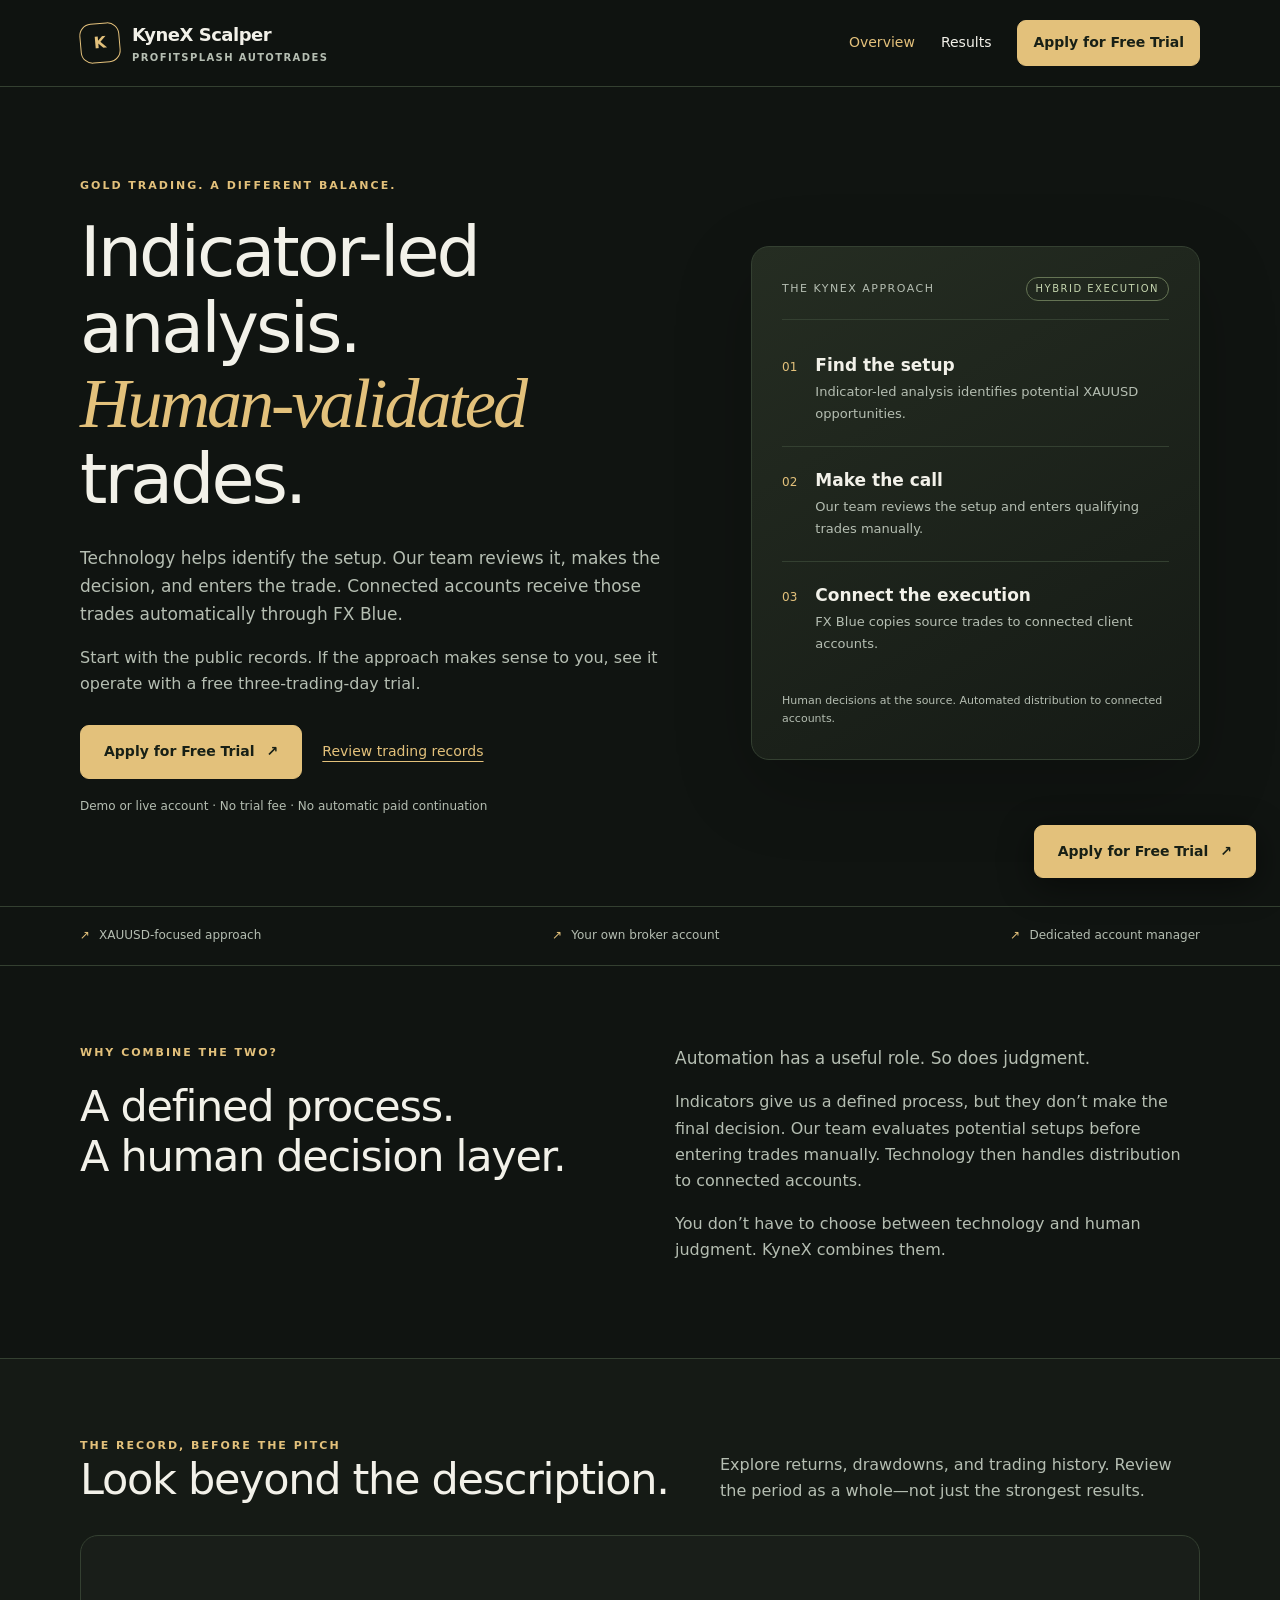
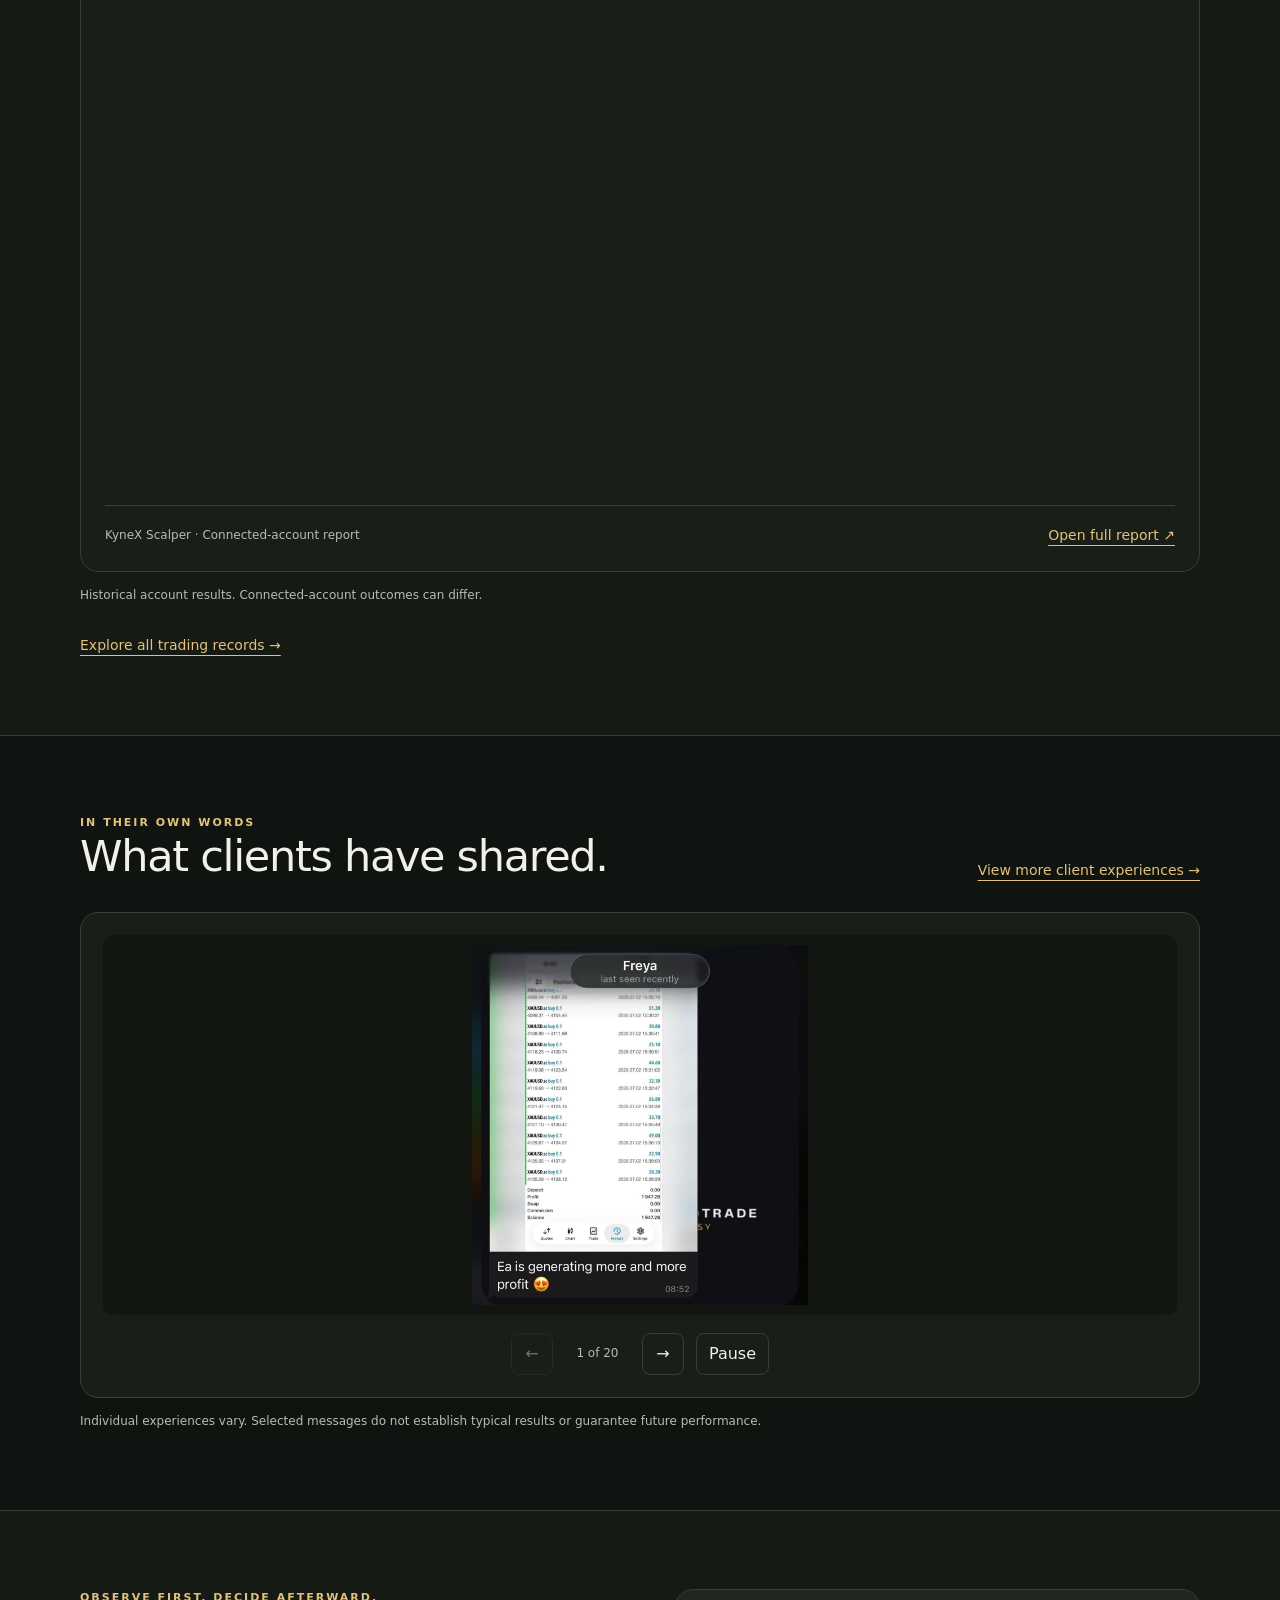
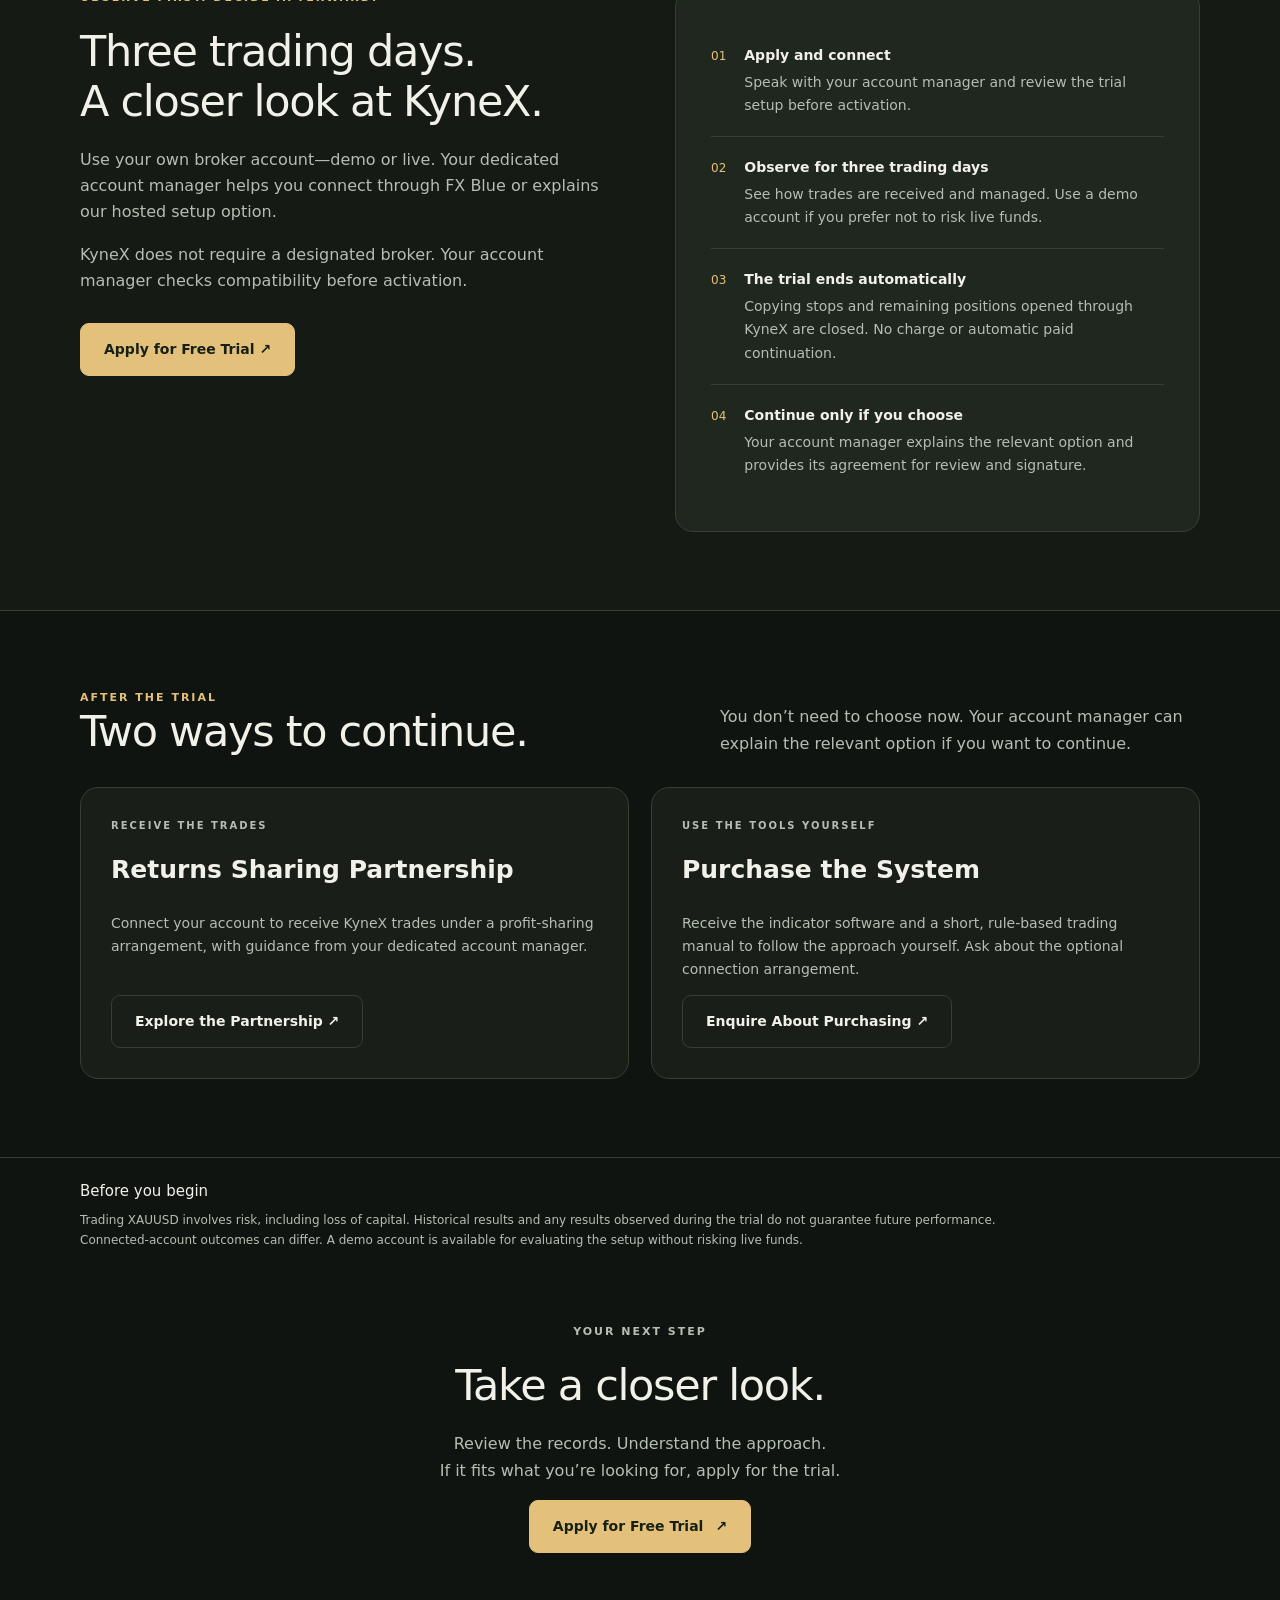
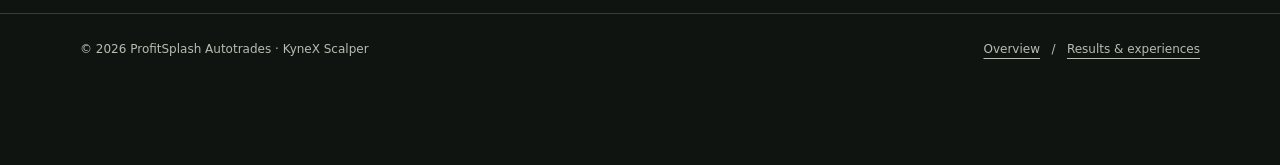
<file: kynex-github-pages/index.html>
<!doctype html>
<html lang="en">
<head>
  <meta charset="utf-8">
  <meta name="viewport" content="width=device-width, initial-scale=1">
  <meta name="theme-color" content="#101411">

  <title>KyneX Scalper | ProfitSplash Autotrades</title>

  <meta
    name="description"
    content="Indicator-led XAUUSD analysis, human-validated trades, and automated copying. Explore the records and apply for a free three-trading-day trial."
  >

  <link rel="stylesheet" href="assets/styles.css">
</head>

<body>
  <a class="skip" href="#main">Skip to content</a>

  <!-- HEADER -->
  <header class="header">
    <div class="wrap nav">
      <a
        class="brand"
        href="index.html"
        aria-label="KyneX Scalper home"
      >
        <span class="mark" aria-hidden="true">K</span>

        <span class="brand-name">
          KyneX Scalper
          <small>ProfitSplash Autotrades</small>
        </span>
      </a>

      <nav class="navlinks" aria-label="Main navigation">
        <a
          class="nav-home"
          href="index.html"
          aria-current="page"
        >
          Overview
        </a>

        <a href="results.html">Results</a>

        <a
          class="btn small"
          data-contact="trial"
          href="https://t.me/davlukee"
        >
          Apply for Free Trial
        </a>
      </nav>
    </div>
  </header>

  <main id="main">

    <!-- HERO -->
    <section class="hero">
      <div class="wrap hero-grid">
        <div>
          <p class="eyebrow">
            Gold trading. A different balance.
          </p>

          <h1>
            Indicator-led analysis.<br>
            <em>Human-validated</em> trades.
          </h1>

          <p class="lead">
            Technology helps identify the setup. Our team reviews it,
            makes the decision, and enters the trade. Connected accounts
            receive those trades automatically through FX Blue.
          </p>

          <p class="muted">
            Start with the public records. If the approach makes sense
            to you, see it operate with a free three-trading-day trial.
          </p>

          <div class="actions">
            <a
              class="btn"
              data-contact="trial"
              href="https://t.me/davlukee"
            >
              Apply for Free Trial
              <span aria-hidden="true">↗</span>
            </a>

            <a class="textlink" href="results.html">
              Review trading records
            </a>
          </div>

          <p class="micro">
            Demo or live account · No trial fee · No automatic paid continuation
          </p>
        </div>

        <aside
          class="process-card"
          aria-label="How the trading process works"
        >
          <div class="card-top">
            <span>The KyneX approach</span>
            <span class="pill">Hybrid execution</span>
          </div>

          <div class="process-row">
            <span class="stepnum">01</span>

            <div>
              <h3>Find the setup</h3>

              <p>
                Indicator-led analysis identifies potential
                XAUUSD opportunities.
              </p>
            </div>
          </div>

          <div class="process-row">
            <span class="stepnum">02</span>

            <div>
              <h3>Make the call</h3>

              <p>
                Our team reviews the setup and enters
                qualifying trades manually.
              </p>
            </div>
          </div>

          <div class="process-row">
            <span class="stepnum">03</span>

            <div>
              <h3>Connect the execution</h3>

              <p>
                FX Blue copies source trades to connected
                client accounts.
              </p>
            </div>
          </div>

          <p class="card-note">
            Human decisions at the source. Automated distribution
            to connected accounts.
          </p>
        </aside>
      </div>
    </section>

    <!-- FEATURE BAND -->
    <div class="band">
      <div class="wrap">
        <span>XAUUSD-focused approach</span>
        <span>Your own broker account</span>
        <span>Dedicated account manager</span>
      </div>
    </div>

    <!-- HYBRID APPROACH -->
    <section class="section">
      <div class="wrap split">
        <div>
          <p class="eyebrow">Why combine the two?</p>

          <h2>
            A defined process.<br>
            A human decision layer.
          </h2>
        </div>

        <div>
          <p class="lead">
            Automation has a useful role. So does judgment.
          </p>

          <p class="muted">
            Indicators give us a defined process, but they don’t make
            the final decision. Our team evaluates potential setups
            before entering trades manually. Technology then handles
            distribution to connected accounts.
          </p>

          <p class="muted">
            You don’t have to choose between technology and human
            judgment. KyneX combines them.
          </p>
        </div>
      </div>
    </section>

    <!-- PERFORMANCE AND SHOWMYTRADES WIDGET -->
    <section class="section alt" id="performance">
      <div class="wrap">
        <div class="section-head">
          <div>
            <p class="eyebrow">The record, before the pitch</p>
            <h2>Look beyond the description.</h2>
          </div>

          <p class="muted">
            Explore returns, drawdowns, and trading history.
            Review the period as a whole—not just the strongest results.
          </p>
        </div>

        <div class="widget-frame">

          <!-- SHOWMYTRADES HOME WIDGET -->
          <div class="widget-slot" id="home-account-widget">
            <iframe 
  id="smt-stats-ojutz1g8z" 
  src="https://showmytrades.com/widget/kynex-scalper-4?type=equity&theme=auto" 
  width="1000" 
  height="537" 
  loading="lazy" 
  frameborder="0" 
  style="border-radius: 8px; width: 1000px;">
</iframe>
<script>
(function() {
  var iframe = document.getElementById('smt-stats-ojutz1g8z');
  window.addEventListener('message', function(e) {
    if (e.data?.type === 'widget-resize' && e.source === iframe.contentWindow) {
      iframe.height = e.data.height;
    }
  });
})();
</script>
          </div>

          <div class="widget-bottom">
            <span>
              KyneX Scalper · Connected-account report
            </span>

            <a
              class="textlink"
              href="https://showmytrades.com/account/kynex-scalper"
              target="_blank"
              rel="noopener noreferrer"
            >
              Open full report ↗
            </a>
          </div>
        </div>

        <p class="fine">
          Historical account results. Connected-account outcomes can differ.
        </p>

        <div class="actions">
          <a class="textlink" href="results.html">
            Explore all trading records →
          </a>
        </div>
      </div>
    </section>

    <!-- CLIENT EXPERIENCES -->
    <section class="section" id="experiences">
      <div class="wrap">
        <div class="section-head">
          <div>
            <p class="eyebrow">In their own words</p>
            <h2>What clients have shared.</h2>
          </div>

          <a
            class="textlink"
            href="results.html#client-experiences"
          >
            View more client experiences →
          </a>
        </div>

        <div
          class="carousel"
          id="testimonial-carousel"
          role="region"
          aria-roledescription="carousel"
          aria-label="Client experiences"
        >
          <div class="carousel-stage" id="carousel-stage">
            <div class="empty-state">
              <p>
                Client experience screenshots will appear here.
              </p>

              <p>
                In the meantime, you can explore the public account reports.
              </p>

              <a class="textlink" href="results.html">
                Review the records
              </a>
            </div>
          </div>

          <div
            class="carousel-controls"
            id="carousel-controls"
            hidden
          >
            <button
              class="iconbtn"
              id="previous-slide"
              type="button"
              aria-label="Previous screenshot"
            >
              ←
            </button>

            <span
              class="counter"
              id="slide-counter"
              aria-live="polite"
            ></span>

            <button
              class="iconbtn"
              id="next-slide"
              type="button"
              aria-label="Next screenshot"
            >
              →
            </button>

            <button
              class="iconbtn"
              id="toggle-rotation"
              type="button"
            >
              Pause
            </button>
          </div>

          <div
            class="carousel-end"
            id="carousel-end"
            hidden
          >
            <a
              class="textlink"
              href="results.html#client-experiences"
            >
              View more client experiences →
            </a>
          </div>
        </div>

        <p class="fine">
          Individual experiences vary. Selected messages do not establish
          typical results or guarantee future performance.
        </p>
      </div>
    </section>

    <!-- FREE TRIAL -->
    <section class="section alt" id="trial">
      <div class="wrap split">
        <div>
          <p class="eyebrow">
            Observe first. Decide afterward.
          </p>

          <h2>
            Three trading days.<br>
            A closer look at KyneX.
          </h2>

          <p class="muted">
            Use your own broker account—demo or live. Your dedicated
            account manager helps you connect through FX Blue or
            explains our hosted setup option.
          </p>

          <p class="muted">
            KyneX does not require a designated broker. Your account
            manager checks compatibility before activation.
          </p>

          <div class="actions">
            <a
              class="btn"
              data-contact="trial"
              href="https://t.me/davlukee"
            >
              Apply for Free Trial ↗
            </a>
          </div>
        </div>

        <div class="trial-box">
          <ol class="trial-list">
            <li>
              <div>
                <strong>Apply and connect</strong>

                Speak with your account manager and review the trial
                setup before activation.
              </div>
            </li>

            <li>
              <div>
                <strong>Observe for three trading days</strong>

                See how trades are received and managed. Use a demo
                account if you prefer not to risk live funds.
              </div>
            </li>

            <li>
              <div>
                <strong>The trial ends automatically</strong>

                Copying stops and remaining positions opened through
                KyneX are closed. No charge or automatic paid continuation.
              </div>
            </li>

            <li>
              <div>
                <strong>Continue only if you choose</strong>

                Your account manager explains the relevant option
                and provides its agreement for review and signature.
              </div>
            </li>
          </ol>
        </div>
      </div>
    </section>

    <!-- CONTINUATION OPTIONS -->
    <section class="section" id="options">
      <div class="wrap">
        <div class="section-head">
          <div>
            <p class="eyebrow">After the trial</p>
            <h2>Two ways to continue.</h2>
          </div>

          <p class="muted">
            You don’t need to choose now. Your account manager can
            explain the relevant option if you want to continue.
          </p>
        </div>

        <div class="plans">
          <article class="plan">
            <p class="eyebrow">Receive the trades</p>

            <h3>Returns Sharing Partnership</h3>

            <p>
              Connect your account to receive KyneX trades under a
              profit-sharing arrangement, with guidance from your
              dedicated account manager.
            </p>

            <a
              class="btn outline"
              data-contact="partnership"
              href="https://t.me/davlukee"
            >
              Explore the Partnership ↗
            </a>
          </article>

          <article class="plan">
            <p class="eyebrow">Use the tools yourself</p>

            <h3>Purchase the System</h3>

            <p>
              Receive the indicator software and a short, rule-based
              trading manual to follow the approach yourself. Ask
              about the optional connection arrangement.
            </p>

            <a
              class="btn outline"
              data-contact="purchase"
              href="https://t.me/davlukee"
            >
              Enquire About Purchasing ↗
            </a>
          </article>
        </div>
      </div>
    </section>
  </main>

  <!-- RISK INFORMATION -->
  <section class="risk">
    <div class="wrap">
      <h2>Before you begin</h2>

      <p>
        Trading XAUUSD involves risk, including loss of capital.
        Historical results and any results observed during the trial
        do not guarantee future performance. Connected-account outcomes
        can differ. A demo account is available for evaluating the
        setup without risking live funds.
      </p>
    </div>
  </section>

  <!-- FINAL CTA -->
  <section class="closing">
    <div class="wrap">
      <p class="eyebrow">Your next step</p>

      <h2>Take a closer look.</h2>

      <p>
        Review the records. Understand the approach.<br>
        If it fits what you’re looking for, apply for the trial.
      </p>

      <a
        class="btn"
        data-contact="trial"
        href="https://t.me/davlukee"
      >
        Apply for Free Trial
        <span aria-hidden="true">↗</span>
      </a>
    </div>
  </section>

  <!-- FOOTER -->
  <footer>
    <div class="wrap">
      <span>
        © <span data-year></span>
        ProfitSplash Autotrades · KyneX Scalper
      </span>

      <span>
        <a href="index.html">Overview</a>
        &nbsp; / &nbsp;
        <a href="results.html">Results &amp; experiences</a>
      </span>
    </div>
  </footer>

  <!-- FLOATING TRIAL BUTTON -->
  <a
    class="btn floating"
    data-contact="trial"
    href="https://t.me/davlukee"
  >
    Apply for Free Trial
    <span aria-hidden="true">↗</span>
  </a>

  <!-- TESTIMONIAL IMAGE VIEWER -->
  <dialog
    class="dialog"
    id="image-dialog"
    aria-labelledby="image-title"
  >
    <div class="dialog-head">
      <p id="image-title">Client experience</p>

      <button
        class="iconbtn"
        id="dialog-close"
        type="button"
        aria-label="Close enlarged screenshot"
      >
        Close ×
      </button>
    </div>

    <img id="dialog-image" alt="">
  </dialog>

  <!-- SHOWMYTRADES AUTOMATIC HEIGHT ADJUSTMENT -->
  <script>
    (function () {
      var iframe = document.getElementById('smt-stats-qxel0zdiq');

      if (!iframe) {
        return;
      }

      window.addEventListener('message', function (event) {
        if (
          event.origin !== 'https://showmytrades.com' ||
          event.source !== iframe.contentWindow
        ) {
          return;
        }

        var data = event.data;

        if (
          !data ||
          typeof data !== 'object' ||
          data.type !== 'widget-resize'
        ) {
          return;
        }

        var height = Number(data.height);

        if (!Number.isFinite(height) || height <= 0) {
          return;
        }

        iframe.height = String(Math.ceil(height));
      });
    })();
  </script>

  <!-- SITE CONFIGURATION AND INTERACTIONS -->
  <script src="assets/config.js"></script>
  <script src="assets/main.js"></script>
</body>
</html>
</file>
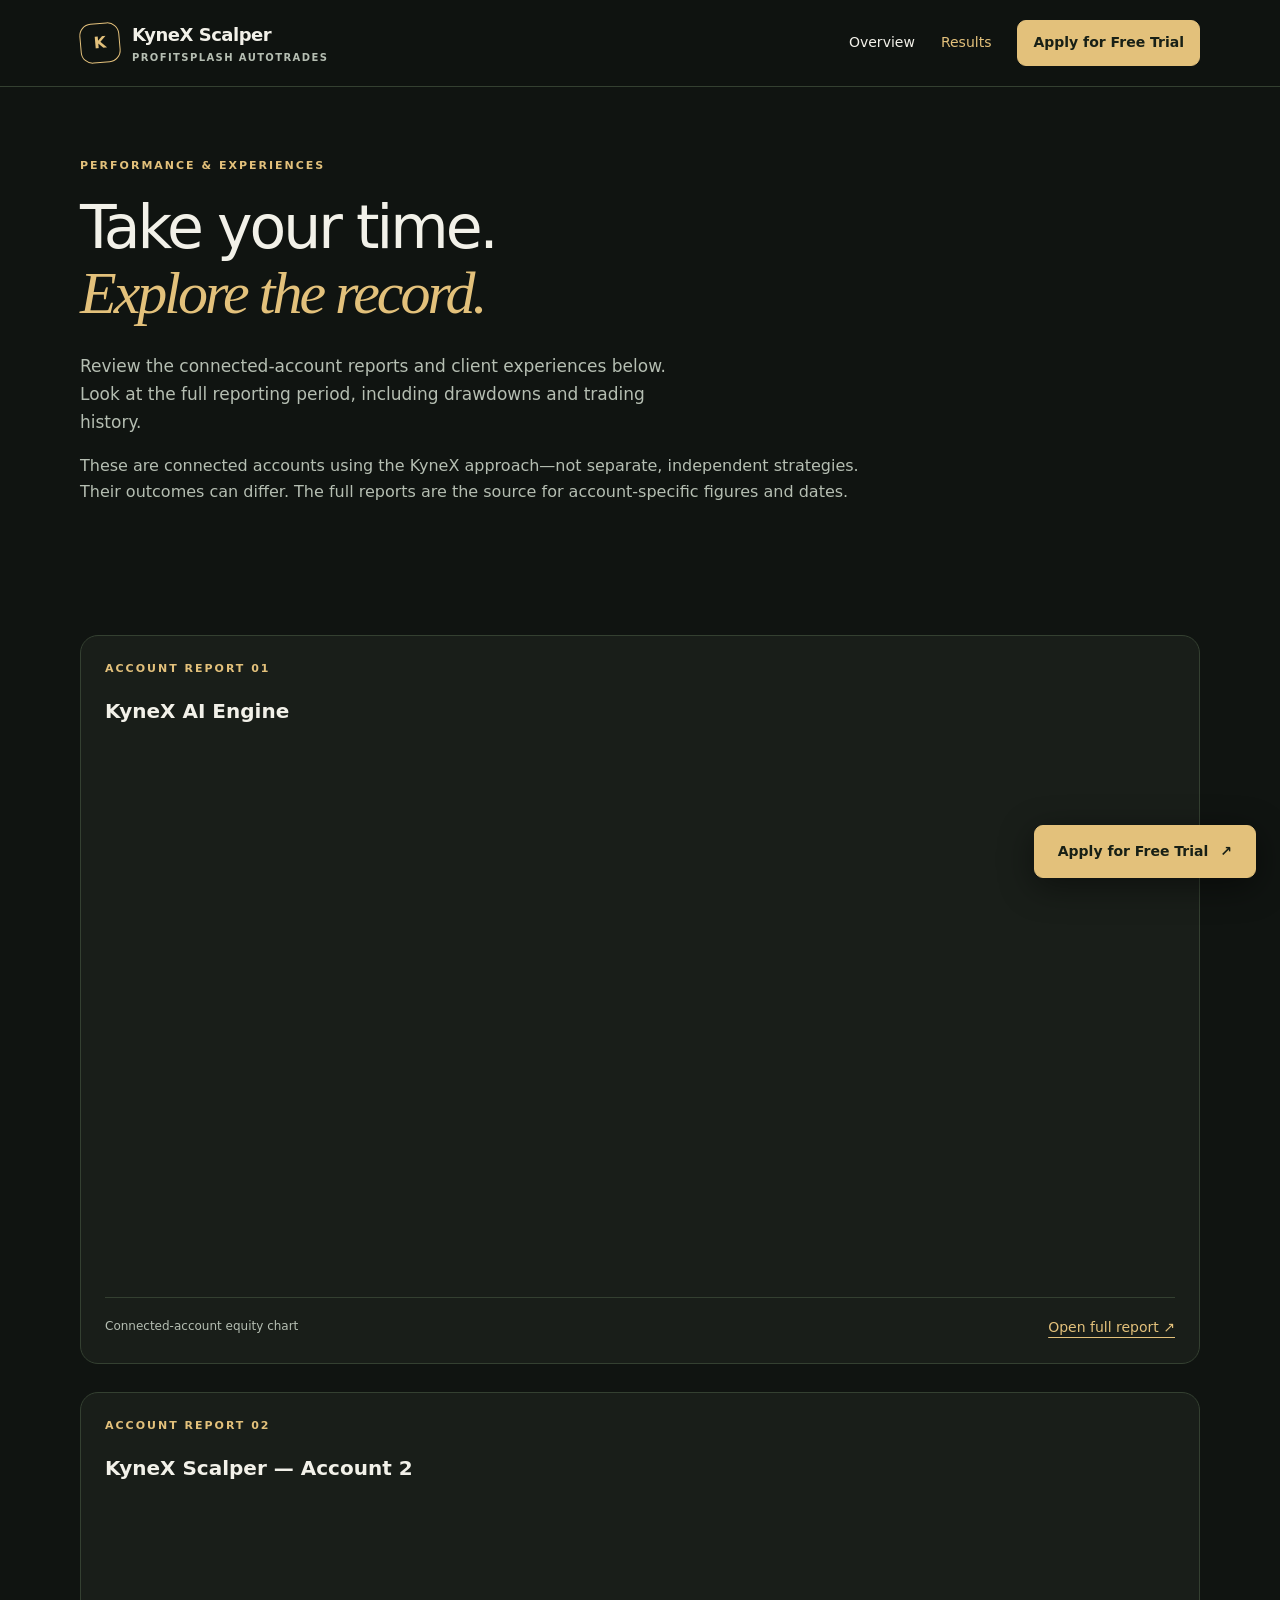
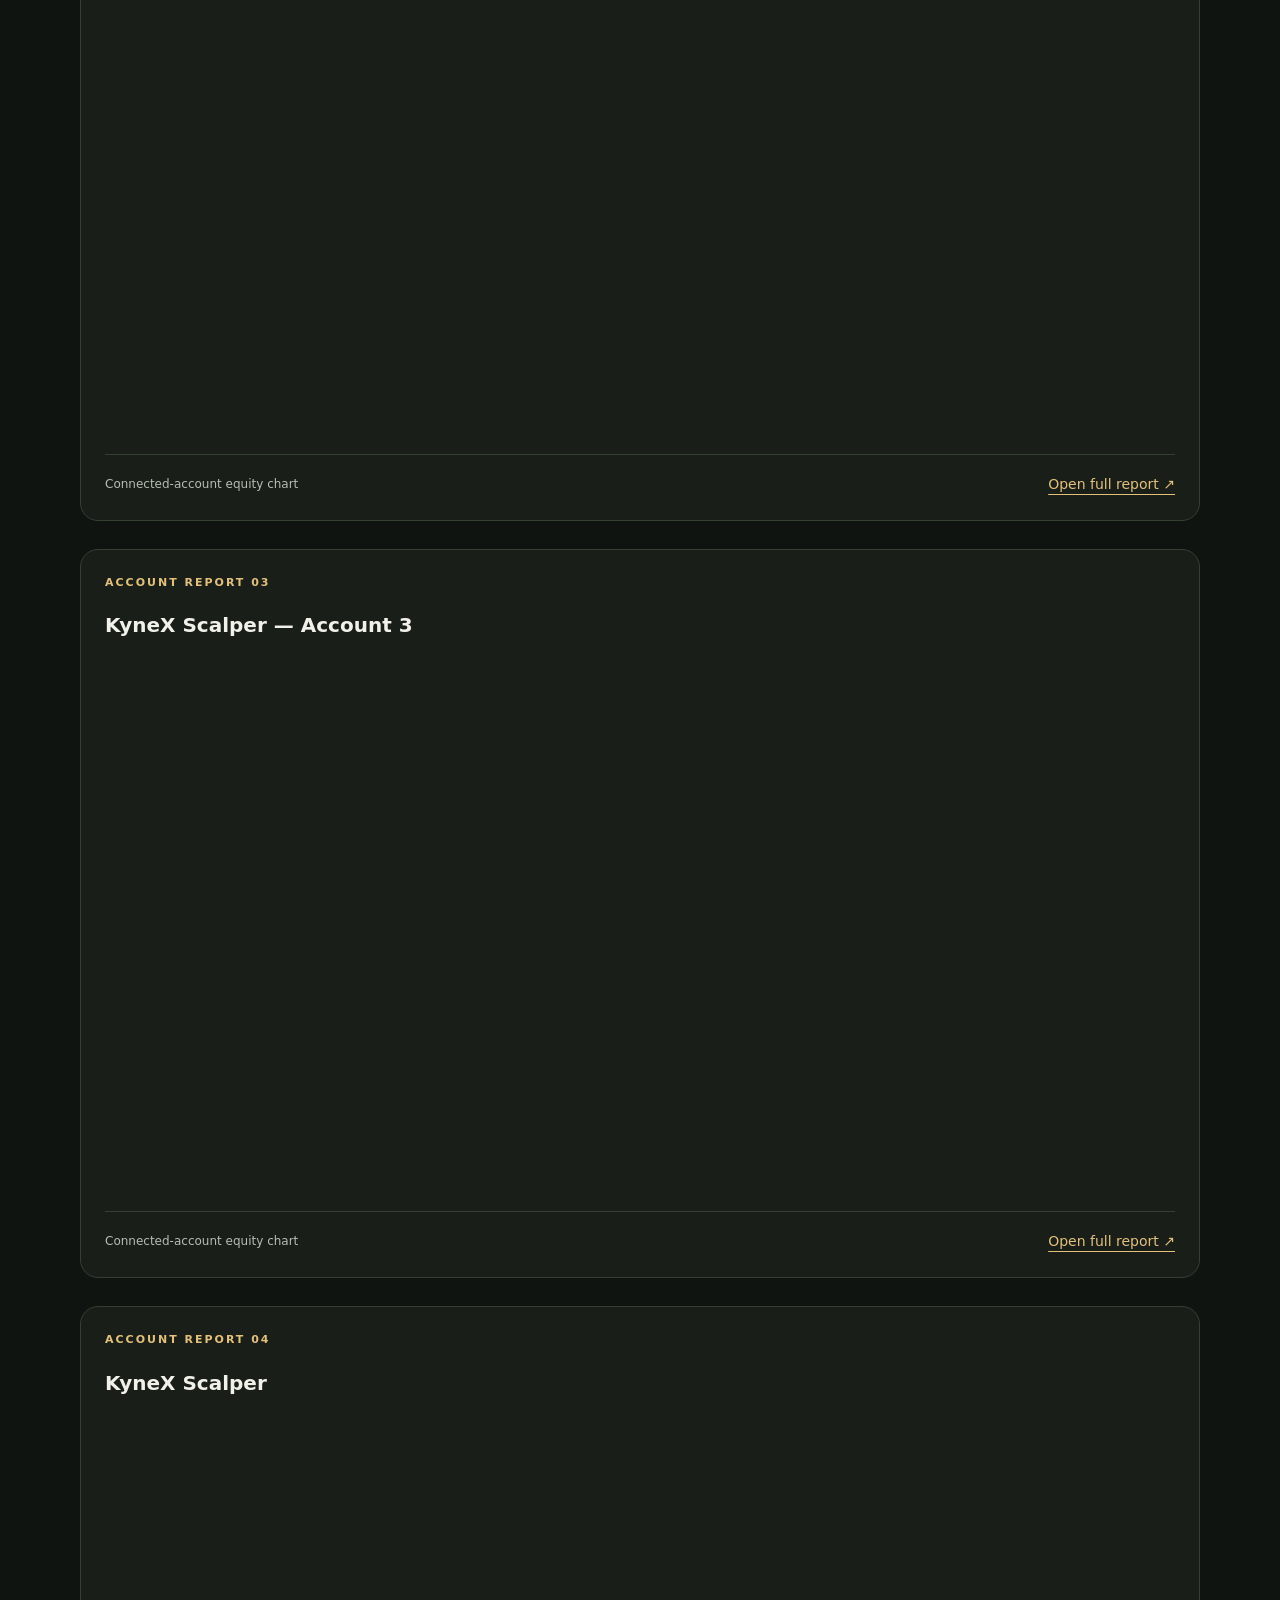
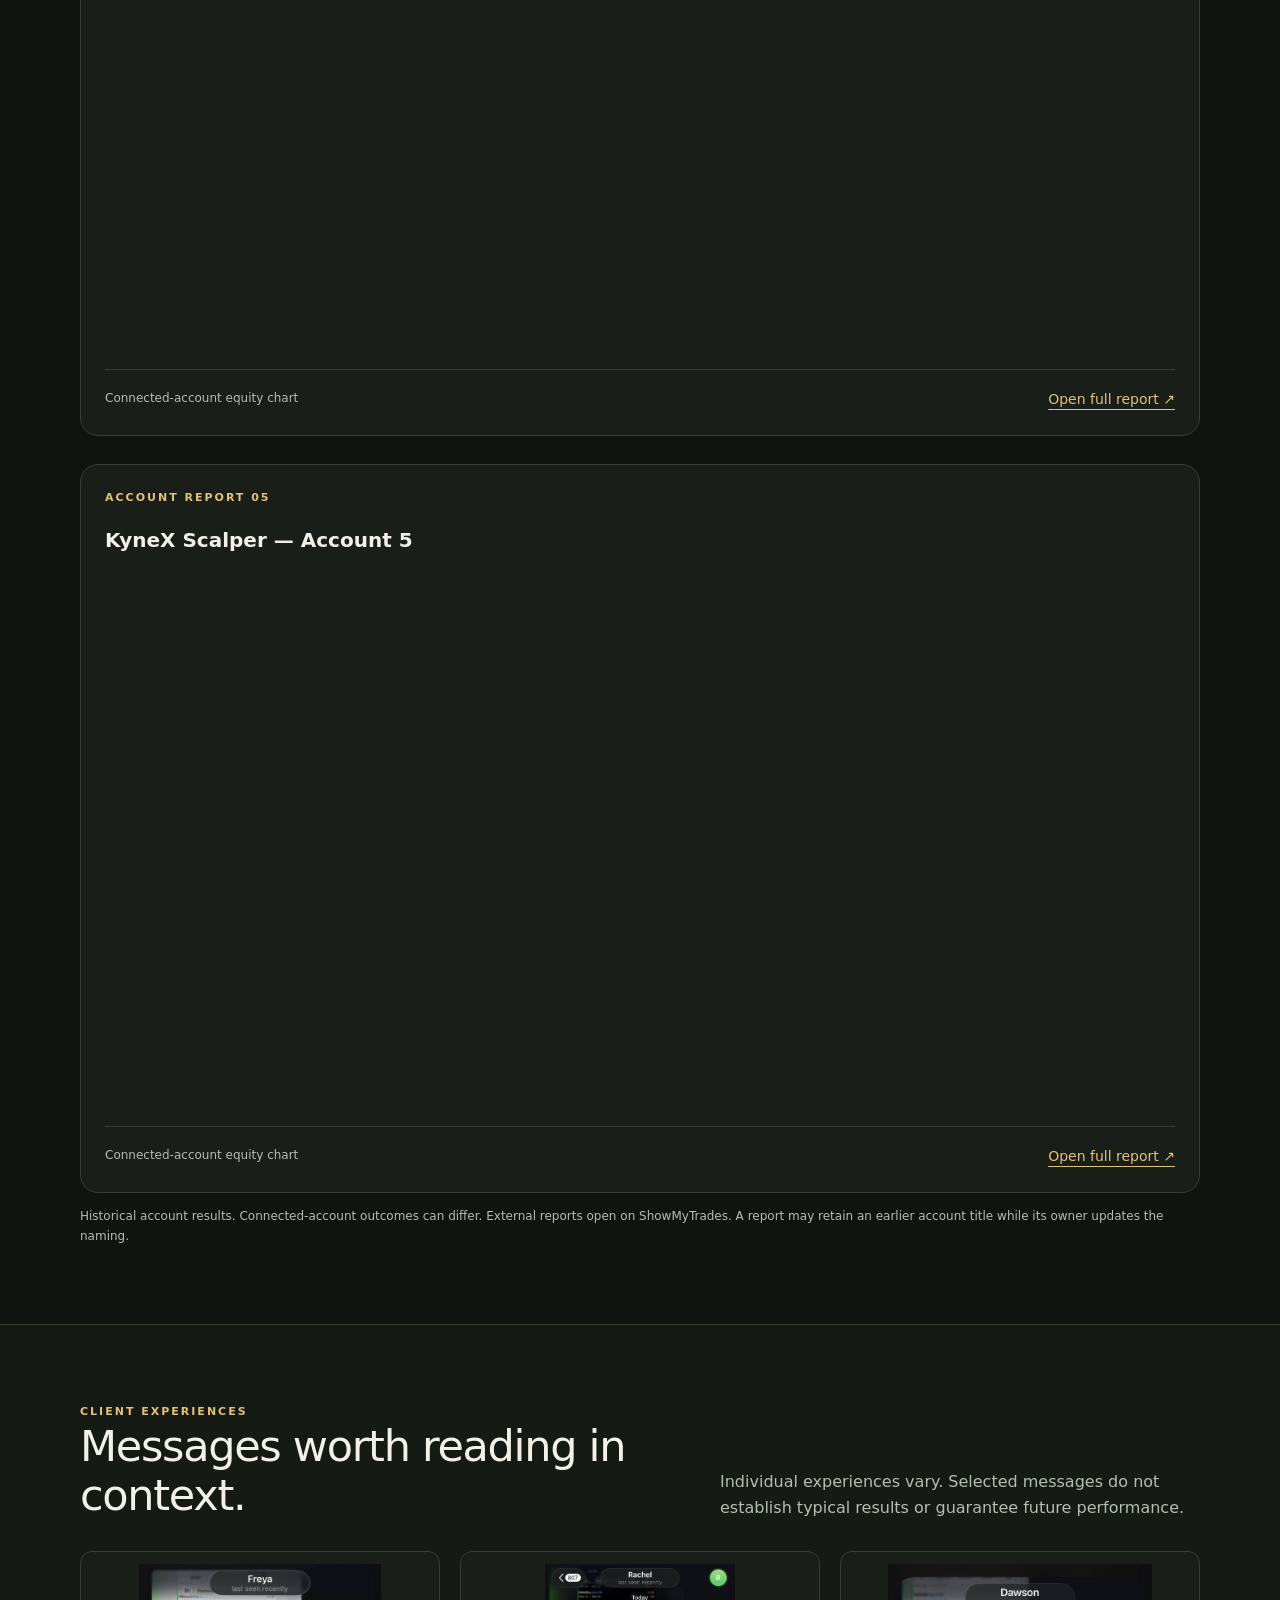
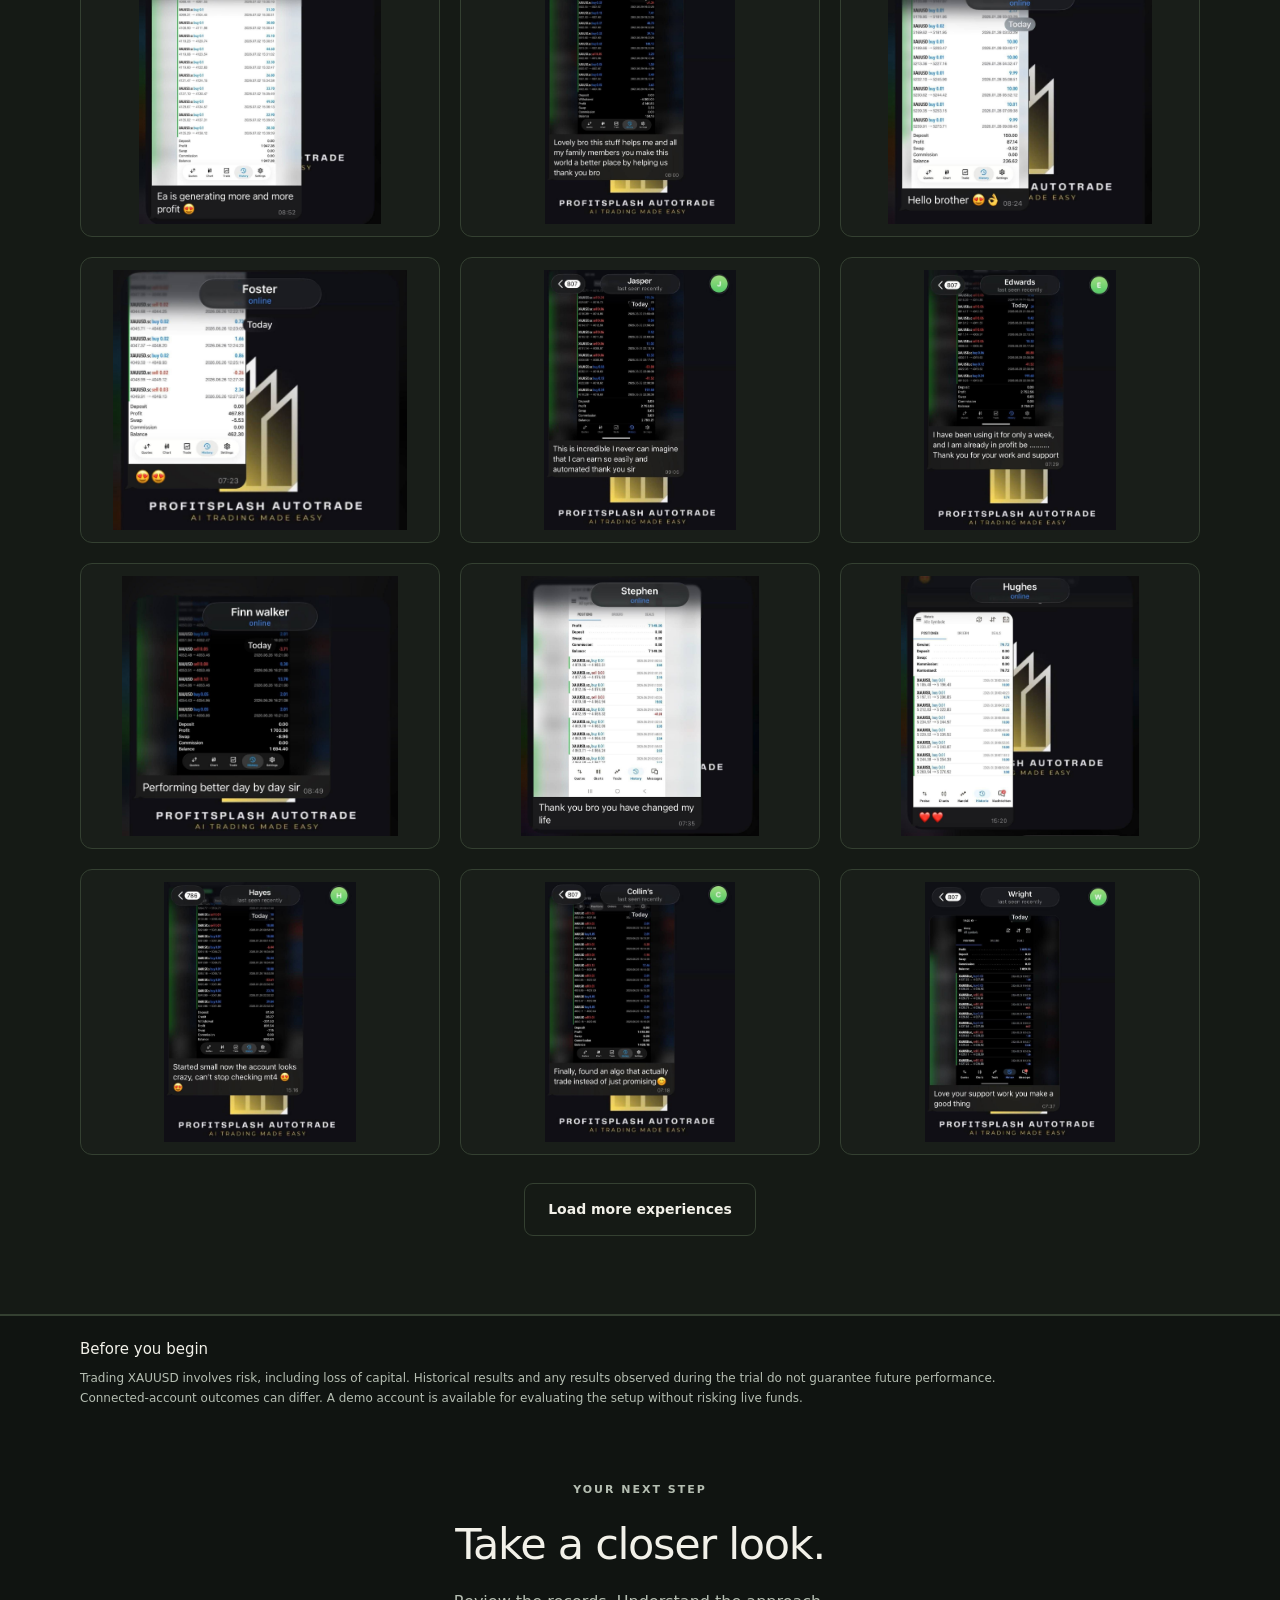
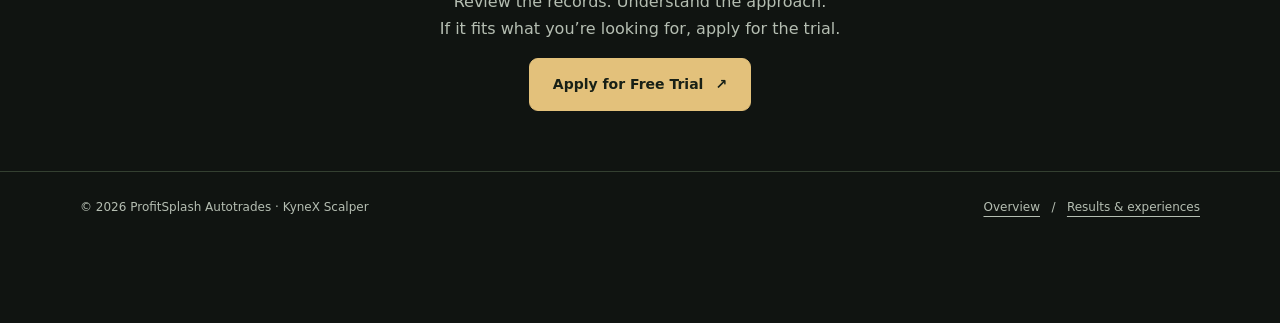
<file: kynex-github-pages/results.html>
<!doctype html>
<html lang="en">
<head>
  <meta charset="utf-8">
  <meta name="viewport" content="width=device-width, initial-scale=1">
  <meta name="theme-color" content="#101411">

  <title>Results &amp; Experiences | KyneX Scalper</title>

  <meta
    name="description"
    content="Explore KyneX Scalper connected-account reports and client experiences before applying for a free trial."
  >

  <link rel="stylesheet" href="assets/styles.css">

  <!-- Page-specific layout for the account widgets -->
  <style>
    .reports {
      grid-template-columns: minmax(0, 1fr);
      gap: 28px;
    }

    .reports .report,
    .reports .widget-slot {
      min-width: 0;
    }

    .reports .widget-slot {
      margin-bottom: 20px;
    }

    .reports .widget-slot iframe {
      display: block;
      width: 100%;
      max-width: 100%;
      border: 0;
      border-radius: 8px;
    }
  </style>
</head>

<body>
  <a class="skip" href="#main">Skip to content</a>

  <!-- HEADER -->
  <header class="header">
    <div class="wrap nav">
      <a
        class="brand"
        href="index.html"
        aria-label="KyneX Scalper home"
      >
        <span class="mark" aria-hidden="true">K</span>

        <span class="brand-name">
          KyneX Scalper
          <small>ProfitSplash Autotrades</small>
        </span>
      </a>

      <nav class="navlinks" aria-label="Main navigation">
        <a class="nav-home" href="index.html">
          Overview
        </a>

        <a href="results.html" aria-current="page">
          Results
        </a>

        <a
          class="btn small"
          data-contact="trial"
          href="https://t.me/davlukee"
        >
          Apply for Free Trial
        </a>
      </nav>
    </div>
  </header>

  <main id="main">
    <div class="wrap">

      <!-- INTRODUCTION -->
      <section class="results-intro">
        <p class="eyebrow">Performance &amp; experiences</p>

        <h1>
          Take your time.<br>
          <em>Explore the record.</em>
        </h1>

        <p class="lead">
          Review the connected-account reports and client experiences
          below. Look at the full reporting period, including drawdowns
          and trading history.
        </p>

        <p class="muted">
          These are connected accounts using the KyneX approach—not
          separate, independent strategies. Their outcomes can differ.
          The full reports are the source for account-specific figures
          and dates.
        </p>
      </section>

      <!-- CONNECTED-ACCOUNT REPORTS -->
      <section
        class="section"
        aria-label="Connected-account reports"
      >
        <div class="reports">

          <!-- REPORT 1: KYNEX AI ENGINE -->
          <article
            class="widget-frame report"
            aria-labelledby="report-heading-1"
          >
            <p class="eyebrow">Account report 01</p>

            <h3 id="report-heading-1">
              KyneX AI Engine
            </h3>

            <div class="widget-slot" id="report-widget-1">
              <iframe
                id="smt-equity-ai-engine"
                data-smt-widget
                title="KyneX AI Engine account equity chart on ShowMyTrades"
                src="https://showmytrades.com/widget/kynex-ai-engine?type=equity&amp;theme=auto"
                width="1000"
                height="537"
                loading="lazy"
              ></iframe>
            </div>

            <div class="widget-bottom">
              <span>Connected-account equity chart</span>

              <a
                class="textlink"
                href="https://showmytrades.com/account/kynex-ai-engine"
                target="_blank"
                rel="noopener noreferrer"
              >
                Open full report ↗
              </a>
            </div>
          </article>

          <!-- REPORT 2: KYNEX SCALPER 2 -->
          <article
            class="widget-frame report"
            aria-labelledby="report-heading-2"
          >
            <p class="eyebrow">Account report 02</p>

            <h3 id="report-heading-2">
              KyneX Scalper — Account 2
            </h3>

            <div class="widget-slot" id="report-widget-2">
              <iframe
                id="smt-equity-scalper-2"
                data-smt-widget
                title="KyneX Scalper account 2 equity chart on ShowMyTrades"
                src="https://showmytrades.com/widget/kynex-scalper-2?type=equity&amp;theme=auto"
                width="1000"
                height="537"
                loading="lazy"
              ></iframe>
            </div>

            <div class="widget-bottom">
              <span>Connected-account equity chart</span>

              <a
                class="textlink"
                href="https://showmytrades.com/account/kynex-scalper-2"
                target="_blank"
                rel="noopener noreferrer"
              >
                Open full report ↗
              </a>
            </div>
          </article>

          <!-- REPORT 3: KYNEX SCALPER 3 -->
          <article
            class="widget-frame report"
            aria-labelledby="report-heading-3"
          >
            <p class="eyebrow">Account report 03</p>

            <h3 id="report-heading-3">
              KyneX Scalper — Account 3
            </h3>

            <div class="widget-slot" id="report-widget-3">
              <iframe
                id="smt-equity-scalper-3"
                data-smt-widget
                title="KyneX Scalper account 3 equity chart on ShowMyTrades"
                src="https://showmytrades.com/widget/kynex-scalper-3?type=equity&amp;theme=auto"
                width="1000"
                height="537"
                loading="lazy"
              ></iframe>
            </div>

            <div class="widget-bottom">
              <span>Connected-account equity chart</span>

              <a
                class="textlink"
                href="https://showmytrades.com/account/kynex-scalper-3"
                target="_blank"
                rel="noopener noreferrer"
              >
                Open full report ↗
              </a>
            </div>
          </article>

          <!-- REPORT 4: KYNEX SCALPER -->
          <article
            class="widget-frame report"
            aria-labelledby="report-heading-4"
          >
            <p class="eyebrow">Account report 04</p>

            <h3 id="report-heading-4">
              KyneX Scalper
            </h3>

            <div class="widget-slot" id="report-widget-4">
              <iframe
                id="smt-equity-scalper"
                data-smt-widget
                title="KyneX Scalper account equity chart on ShowMyTrades"
                src="https://showmytrades.com/widget/kynex-scalper?type=equity&amp;theme=auto"
                width="1000"
                height="537"
                loading="lazy"
              ></iframe>
            </div>

            <div class="widget-bottom">
              <span>Connected-account equity chart</span>

              <a
                class="textlink"
                href="https://showmytrades.com/account/kynex-scalper"
                target="_blank"
                rel="noopener noreferrer"
              >
                Open full report ↗
              </a>
            </div>
          </article>

          <!-- REPORT 5: KYNEX SCALPER 5 -->
          <article
            class="widget-frame report"
            aria-labelledby="report-heading-5"
          >
            <p class="eyebrow">Account report 05</p>

            <h3 id="report-heading-5">
              KyneX Scalper — Account 5
            </h3>

            <div class="widget-slot" id="report-widget-5">
              <iframe
                id="smt-equity-scalper-5"
                data-smt-widget
                title="KyneX Scalper account 5 equity chart on ShowMyTrades"
                src="https://showmytrades.com/widget/kynex-scalper-5?type=equity&amp;theme=auto"
                width="1000"
                height="537"
                loading="lazy"
              ></iframe>
            </div>

            <div class="widget-bottom">
              <span>Connected-account equity chart</span>

              <a
                class="textlink"
                href="https://showmytrades.com/account/kynex-scalper-5"
                target="_blank"
                rel="noopener noreferrer"
              >
                Open full report ↗
              </a>
            </div>
          </article>

        </div>

        <p class="fine">
          Historical account results. Connected-account outcomes can
          differ. External reports open on ShowMyTrades. A report may
          retain an earlier account title while its owner updates the naming.
        </p>
      </section>
    </div>

    <!-- CLIENT EXPERIENCES -->
    <section class="section alt" id="client-experiences">
      <div class="wrap">
        <div class="section-head">
          <div>
            <p class="eyebrow">Client experiences</p>

            <h2>Messages worth reading in context.</h2>
          </div>

          <p class="muted">
            Individual experiences vary. Selected messages do not
            establish typical results or guarantee future performance.
          </p>
        </div>

        <div
          class="gallery"
          id="testimonial-gallery"
        ></div>

        <div class="empty-state" id="gallery-empty">
          <p>
            Approved client screenshots will be added here.
          </p>

          <p>
            The public account reports above are available to explore now.
          </p>
        </div>

        <div class="gallery-footer">
          <button
            class="btn outline"
            id="load-more"
            type="button"
            hidden
          >
            Load more experiences
          </button>
        </div>
      </div>
    </section>
  </main>

  <!-- RISK INFORMATION -->
  <section class="risk">
    <div class="wrap">
      <h2>Before you begin</h2>

      <p>
        Trading XAUUSD involves risk, including loss of capital.
        Historical results and any results observed during the trial
        do not guarantee future performance. Connected-account outcomes
        can differ. A demo account is available for evaluating the
        setup without risking live funds.
      </p>
    </div>
  </section>

  <!-- FINAL CTA -->
  <section class="closing">
    <div class="wrap">
      <p class="eyebrow">Your next step</p>

      <h2>Take a closer look.</h2>

      <p>
        Review the records. Understand the approach.<br>
        If it fits what you’re looking for, apply for the trial.
      </p>

      <a
        class="btn"
        data-contact="trial"
        href="https://t.me/davlukee"
      >
        Apply for Free Trial
        <span aria-hidden="true">↗</span>
      </a>
    </div>
  </section>

  <!-- FOOTER -->
  <footer>
    <div class="wrap">
      <span>
        © <span data-year></span>
        ProfitSplash Autotrades · KyneX Scalper
      </span>

      <span>
        <a href="index.html">Overview</a>
        &nbsp; / &nbsp;
        <a href="results.html">Results &amp; experiences</a>
      </span>
    </div>
  </footer>

  <!-- FLOATING TRIAL BUTTON -->
  <a
    class="btn floating"
    data-contact="trial"
    href="https://t.me/davlukee"
  >
    Apply for Free Trial
    <span aria-hidden="true">↗</span>
  </a>

  <!-- TESTIMONIAL IMAGE VIEWER -->
  <dialog
    class="dialog"
    id="image-dialog"
    aria-labelledby="image-title"
  >
    <div class="dialog-head">
      <p id="image-title">Client experience</p>

      <button
        class="iconbtn"
        id="dialog-close"
        type="button"
        aria-label="Close enlarged screenshot"
      >
        Close ×
      </button>
    </div>

    <img id="dialog-image" alt="">
  </dialog>

  <!--
    SHOWMYTRADES AUTOMATIC HEIGHT ADJUSTMENT
    One handler manages all five widgets.
  -->
  <script>
    (function () {
      var widgets = Array.from(
        document.querySelectorAll('iframe[data-smt-widget]')
      );

      window.addEventListener('message', function (event) {
        if (event.origin !== 'https://showmytrades.com') {
          return;
        }

        var data = event.data;

        if (
          !data ||
          typeof data !== 'object' ||
          data.type !== 'widget-resize'
        ) {
          return;
        }

        var iframe = widgets.find(function (widget) {
          return event.source === widget.contentWindow;
        });

        if (!iframe) {
          return;
        }

        var height = Number(data.height);

        if (!Number.isFinite(height) || height <= 0) {
          return;
        }

        iframe.height = String(Math.ceil(height));
      });
    })();
  </script>

  <!-- SITE CONFIGURATION AND INTERACTIONS -->
  <script src="assets/config.js"></script>
  <script src="assets/main.js"></script>
</body>
</html>
</file>
<file: kynex-github-pages/assets/styles.css>
:root{--bg:#101411;--surface:#191e19;--surface2:#20271f;--text:#f2f1e9;--muted:#b5beb2;--line:#344031;--accent:#e3c17b;--ink:#182016;--radius:18px}*{box-sizing:border-box}html{scroll-behavior:smooth;scroll-padding-top:100px}body{margin:0;background:var(--bg);color:var(--text);font:16px/1.65 system-ui,-apple-system,BlinkMacSystemFont,"Segoe UI",sans-serif}a{color:inherit;text-underline-offset:5px}button{font:inherit}button,a{-webkit-tap-highlight-color:transparent}button:focus-visible,a:focus-visible{outline:3px solid var(--accent);outline-offset:5px}button{cursor:pointer}img{max-width:100%;display:block}.wrap{width:min(1120px,calc(100% - 48px));margin:auto}.skip{position:absolute;left:12px;top:-90px;background:var(--accent);color:var(--ink);padding:12px;z-index:50}.skip:focus{top:10px}.header{position:sticky;top:0;z-index:20;background:#101411f2;border-bottom:1px solid var(--line);backdrop-filter:blur(14px)}.nav{min-height:86px;display:flex;align-items:center;justify-content:space-between;gap:24px}.brand{text-decoration:none;display:flex;gap:12px;align-items:center}.mark{width:40px;height:40px;display:grid;place-items:center;border:1px solid var(--accent);border-radius:12px;color:var(--accent);font-weight:750;transform:rotate(-5deg)}.brand-name{font-size:18px;font-weight:650;letter-spacing:-.5px}.brand small{display:block;font-size:10px;color:var(--muted);letter-spacing:1.4px;text-transform:uppercase}.navlinks{display:flex;gap:26px;align-items:center}.navlinks a{text-decoration:none;font-size:14px}.navlinks a[aria-current]{color:var(--accent)}.btn{display:inline-flex;align-items:center;justify-content:center;gap:12px;background:var(--accent);color:var(--ink);padding:14px 23px;border-radius:9px;text-decoration:none;border:1px solid var(--accent);font-size:14px;font-weight:650;transition:transform .2s,background .2s}.btn:hover{background:#f0d69e;transform:translateY(-2px)}.btn.outline{background:transparent;color:var(--text);border-color:var(--line)}.btn.small{padding:10px 15px}.textlink{color:var(--accent);font-size:14px}.eyebrow{text-transform:uppercase;letter-spacing:2px;font-size:11px;font-weight:650;color:var(--accent);margin:0 0 20px}.hero{padding:90px 0 78px;position:relative;overflow:hidden}.hero-grid{display:grid;grid-template-columns:1.35fr 1fr;gap:65px;align-items:center}h1,h2,h3,p{margin-top:0}h1{font-size:clamp(40px,5.7vw,70px);font-weight:500;line-height:1.08;letter-spacing:-3px;margin-bottom:26px}h1 em{font-family:Georgia,serif;font-weight:400;color:var(--accent)}h2{font-size:clamp(29px,3.5vw,43px);line-height:1.16;font-weight:500;letter-spacing:-1.3px;margin-bottom:20px}h3{font-size:20px;font-weight:550;line-height:1.3}.lead{font-size:17px;color:var(--muted);max-width:610px}.actions{display:flex;gap:20px;align-items:center;flex-wrap:wrap;margin-top:28px}.micro{font-size:12px;color:var(--muted);margin-top:18px}.process-card{border:1px solid var(--line);border-radius:var(--radius);padding:30px;background:linear-gradient(150deg,#252d22,#151a15);box-shadow:0 25px 80px #0003}.card-top{display:flex;justify-content:space-between;align-items:center;border-bottom:1px solid var(--line);padding-bottom:18px;margin-bottom:12px;font-size:11px;text-transform:uppercase;letter-spacing:1.5px;color:var(--muted)}.pill{border:1px solid #657454;border-radius:20px;padding:3px 9px;color:#c4d4ae;font-size:10px}.process-row{display:flex;gap:18px;padding:22px 0;border-bottom:1px solid var(--line)}.process-row:last-of-type{border-bottom:0}.stepnum{color:var(--accent);font-size:12px;padding-top:4px}.process-row h3{margin-bottom:5px;font-size:17px}.process-row p{font-size:13px;color:var(--muted);margin:0}.card-note{font-size:11px;color:var(--muted);margin:16px 0 0}.band{border-top:1px solid var(--line);border-bottom:1px solid var(--line);padding:19px 0}.band .wrap{display:flex;justify-content:space-between;gap:18px;flex-wrap:wrap;font-size:12px;color:var(--muted)}.band span:before{content:'↗';color:var(--accent);margin-right:9px}.section{padding:78px 0}.section.alt{background:#151a15;border-block:1px solid var(--line)}.split{display:grid;grid-template-columns:1fr 1fr;gap:70px;align-items:start}.muted{color:var(--muted)}.section-head{display:flex;justify-content:space-between;gap:30px;align-items:end;margin-bottom:30px}.section-head h2{margin-bottom:0}.section-head p{max-width:480px;margin-bottom:0}.widget-frame{border:1px solid var(--line);border-radius:var(--radius);background:var(--surface);padding:24px;overflow:hidden}.widget-slot:empty:before{content:'Connected-account preview';display:block;font-size:25px;color:var(--text);margin-bottom:8px}.widget-slot:empty:after{content:'Open the public report to review this account’s trading history.';display:block;color:var(--muted);font-size:14px}.widget-slot{min-height:120px}.widget-slot iframe{max-width:100%;border:0}.widget-bottom{padding-top:18px;border-top:1px solid var(--line);display:flex;gap:15px;justify-content:space-between;align-items:center;font-size:12px;color:var(--muted)}.fine{font-size:12px;color:var(--muted);margin:14px 0 0}.carousel{border:1px solid var(--line);border-radius:var(--radius);padding:22px;background:var(--surface)}.carousel-stage{height:380px;display:grid;place-items:center;overflow:hidden;background:#111610;border-radius:10px;touch-action:pan-y}.slide-button{width:100%;height:100%;border:0;background:transparent;padding:8px;display:grid;place-items:center}.slide-button img{height:100%;max-height:360px;width:100%;object-fit:contain}.empty-state{text-align:center;padding:30px;color:var(--muted);max-width:480px;font-size:14px}.empty-state p{margin:8px 0}.carousel-controls{display:flex;align-items:center;gap:12px;justify-content:center;padding-top:18px}.iconbtn{background:transparent;border:1px solid var(--line);border-radius:8px;color:var(--text);min-height:42px;min-width:42px;padding:6px 12px}.iconbtn:hover{border-color:var(--accent)}.iconbtn:disabled{opacity:.4;cursor:default}.counter{font-size:12px;min-width:65px;text-align:center;color:var(--muted)}.carousel-end{text-align:center;padding:18px 0 0}.trial-box{background:var(--surface2);border:1px solid var(--line);padding:35px;border-radius:var(--radius)}.trial-list{list-style:none;margin:0;padding:0;counter-reset:trial}.trial-list li{display:flex;gap:18px;padding:19px 0;border-bottom:1px solid var(--line);font-size:14px;color:var(--muted)}.trial-list li:last-child{border-bottom:0}.trial-list li:before{counter-increment:trial;content:'0' counter(trial);color:var(--accent);font-size:12px;padding-top:3px}.trial-list strong{display:block;color:var(--text);font-weight:550;margin-bottom:4px}.plans{display:grid;grid-template-columns:1fr 1fr;gap:22px}.plan{padding:30px;border:1px solid var(--line);border-radius:var(--radius);display:flex;flex-direction:column;background:var(--surface)}.plan p{color:var(--muted);font-size:14px}.plan .btn{margin-top:auto;align-self:start}.plan .eyebrow{font-size:10px}.plan h3{font-size:25px}.risk{padding:25px 0;border-top:1px solid var(--line)}.risk h2{font-size:15px;letter-spacing:0;margin-bottom:10px}.risk p{max-width:950px;color:var(--muted);font-size:12px;margin:0}.closing{text-align:center;padding:48px 0 60px}.closing p{color:var(--muted)}footer{border-top:1px solid var(--line);padding:26px 0 105px;color:var(--muted);font-size:12px}footer .wrap{display:flex;justify-content:space-between;gap:20px;flex-wrap:wrap}.floating{position:fixed;bottom:calc(22px + env(safe-area-inset-bottom));right:24px;z-index:25;box-shadow:0 8px 35px #0007}.reports{display:grid;grid-template-columns:1fr 1fr;gap:24px}.report h3{margin-bottom:16px}.report .widget-slot{min-height:150px}.gallery{display:grid;grid-template-columns:repeat(3,1fr);gap:20px}.gallery-item{background:var(--surface);border:1px solid var(--line);border-radius:12px;padding:12px;cursor:pointer}.gallery-item img{width:100%;height:260px;object-fit:contain}.gallery-footer{text-align:center;margin-top:28px}.dialog{background:#111610;color:var(--text);border:1px solid var(--line);border-radius:14px;width:min(900px,95vw);max-height:94vh;padding:16px}.dialog::backdrop{background:#000d}.dialog-head{display:flex;align-items:center;justify-content:space-between;gap:20px;margin-bottom:12px}.dialog-head p{margin:0;color:var(--muted);font-size:12px}.dialog img{max-height:76vh;object-fit:contain;margin:auto}.sr-only{position:absolute;width:1px;height:1px;padding:0;margin:-1px;overflow:hidden;clip:rect(0,0,0,0);white-space:nowrap;border:0}.results-intro{padding:70px 0 35px;max-width:800px}.results-intro h1{font-size:clamp(40px,5vw,60px)}[hidden]{display:none!important}@media(max-width:850px){.hero-grid,.split{grid-template-columns:1fr;gap:35px}.hero{padding:55px 0}.hero-grid{max-width:650px}.process-card{padding:22px}.section{padding:55px 0}.section-head{align-items:start;flex-direction:column;gap:15px}.reports{grid-template-columns:1fr}.gallery{grid-template-columns:1fr 1fr}.navlinks{gap:17px}.navlinks .btn{display:none}}@media(max-width:520px){.wrap{width:calc(100% - 32px)}.nav{min-height:76px;gap:12px}.brand-name{font-size:16px}.brand small{font-size:8px}.mark{width:32px;height:32px}.navlinks{gap:12px}.navlinks a{font-size:12px}.nav-home{display:none}h1{letter-spacing:-1.8px}.plans{grid-template-columns:1fr}.trial-box,.plan,.widget-frame{padding:22px}.actions{gap:16px}.actions .btn{width:100%}.band .wrap{display:grid;gap:8px}.carousel{padding:12px}.carousel-stage{height:340px}.slide-button img{max-height:320px}.gallery{gap:12px}.gallery-item img{height:200px}.floating{right:16px;bottom:calc(14px + env(safe-area-inset-bottom));padding:12px 18px}.widget-bottom{align-items:start;flex-direction:column}.section-head .textlink{align-self:start}}@media(prefers-reduced-motion:reduce){html{scroll-behavior:auto}*,*:before,*:after{transition:none!important;animation:none!important}}
</file>
